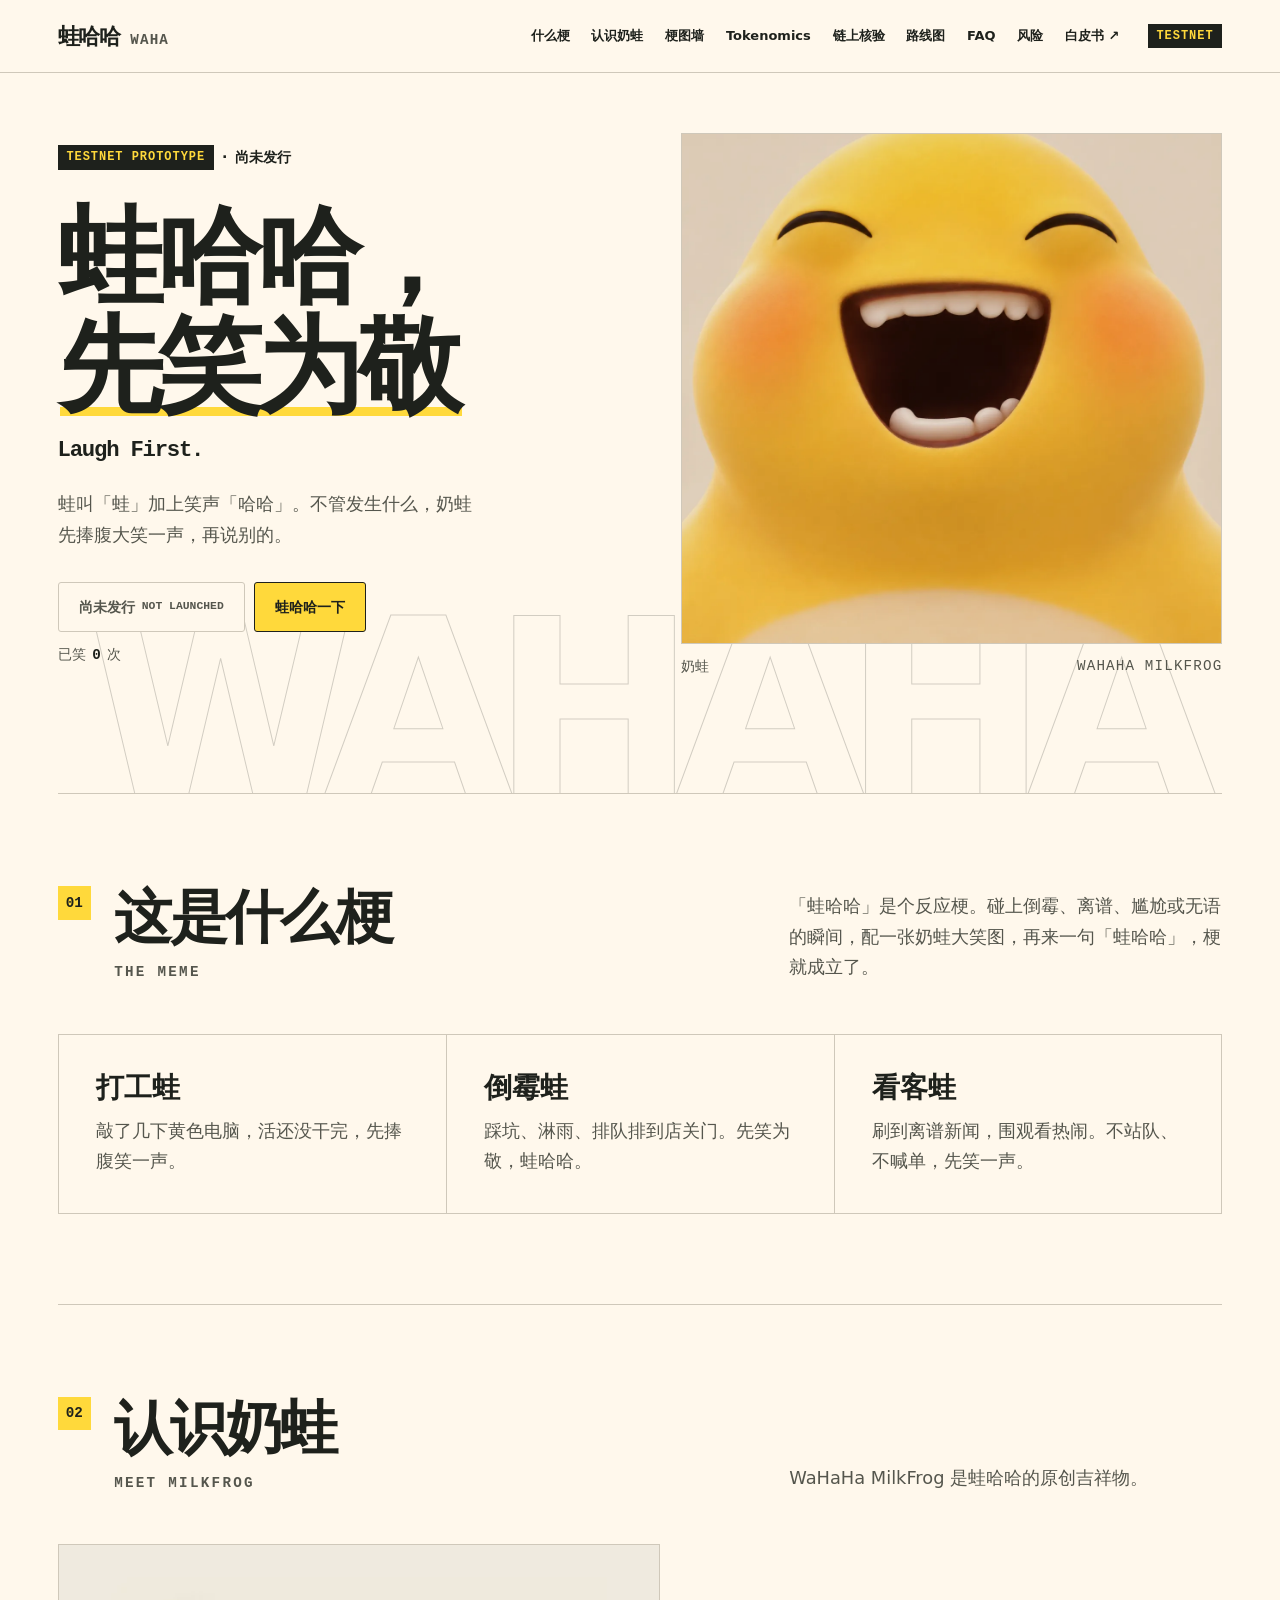
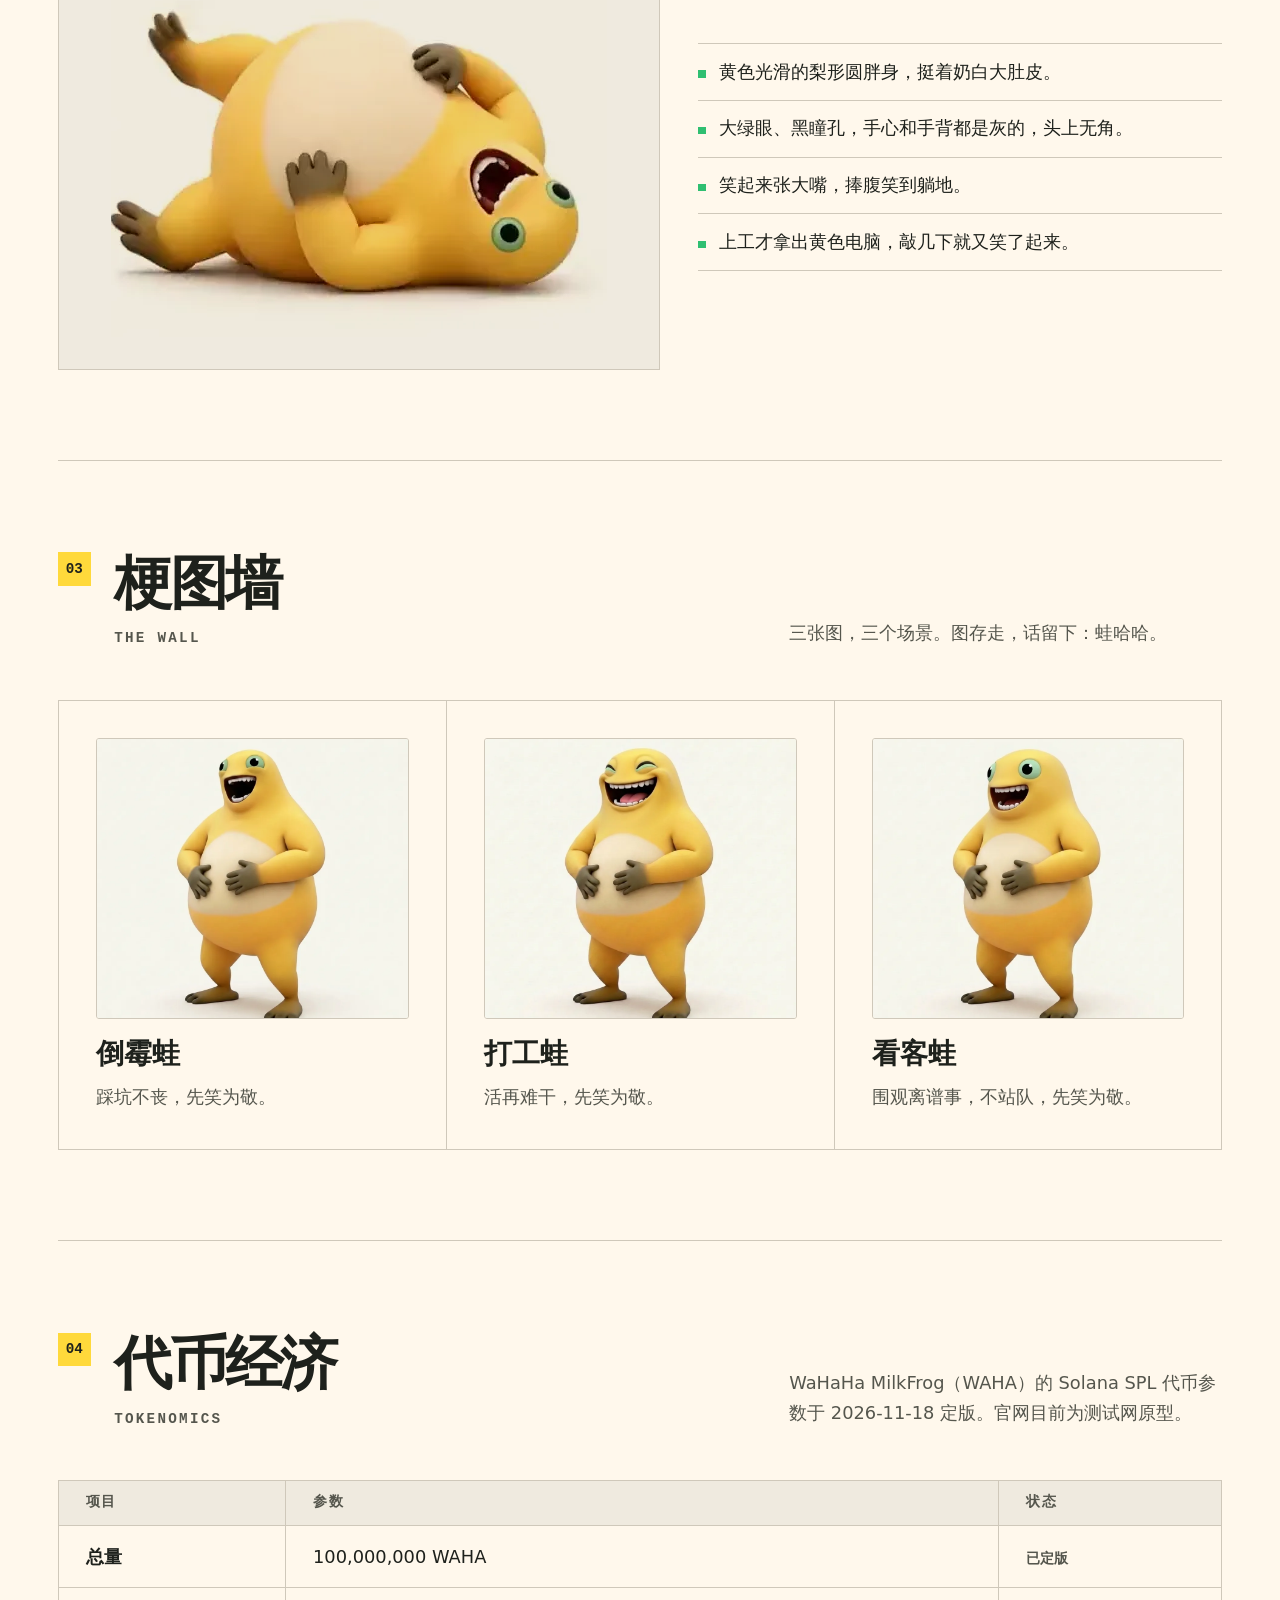
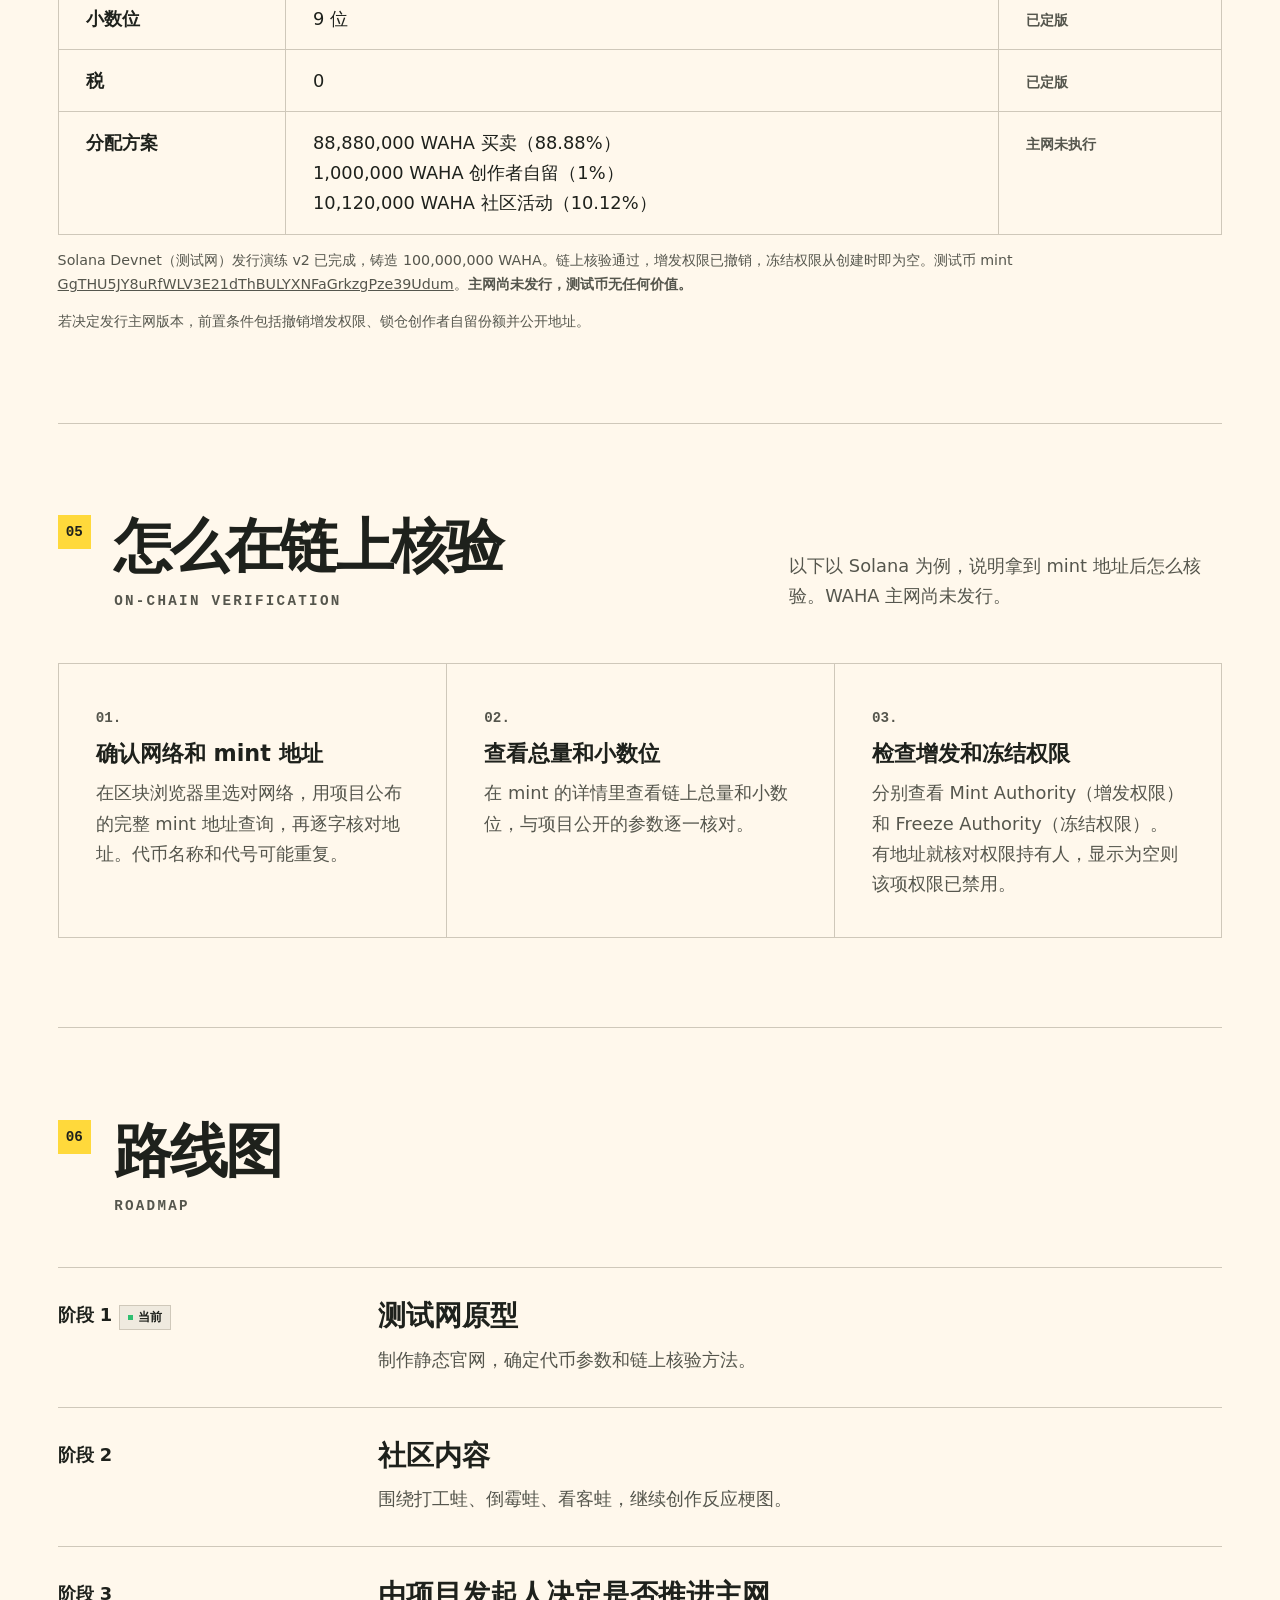
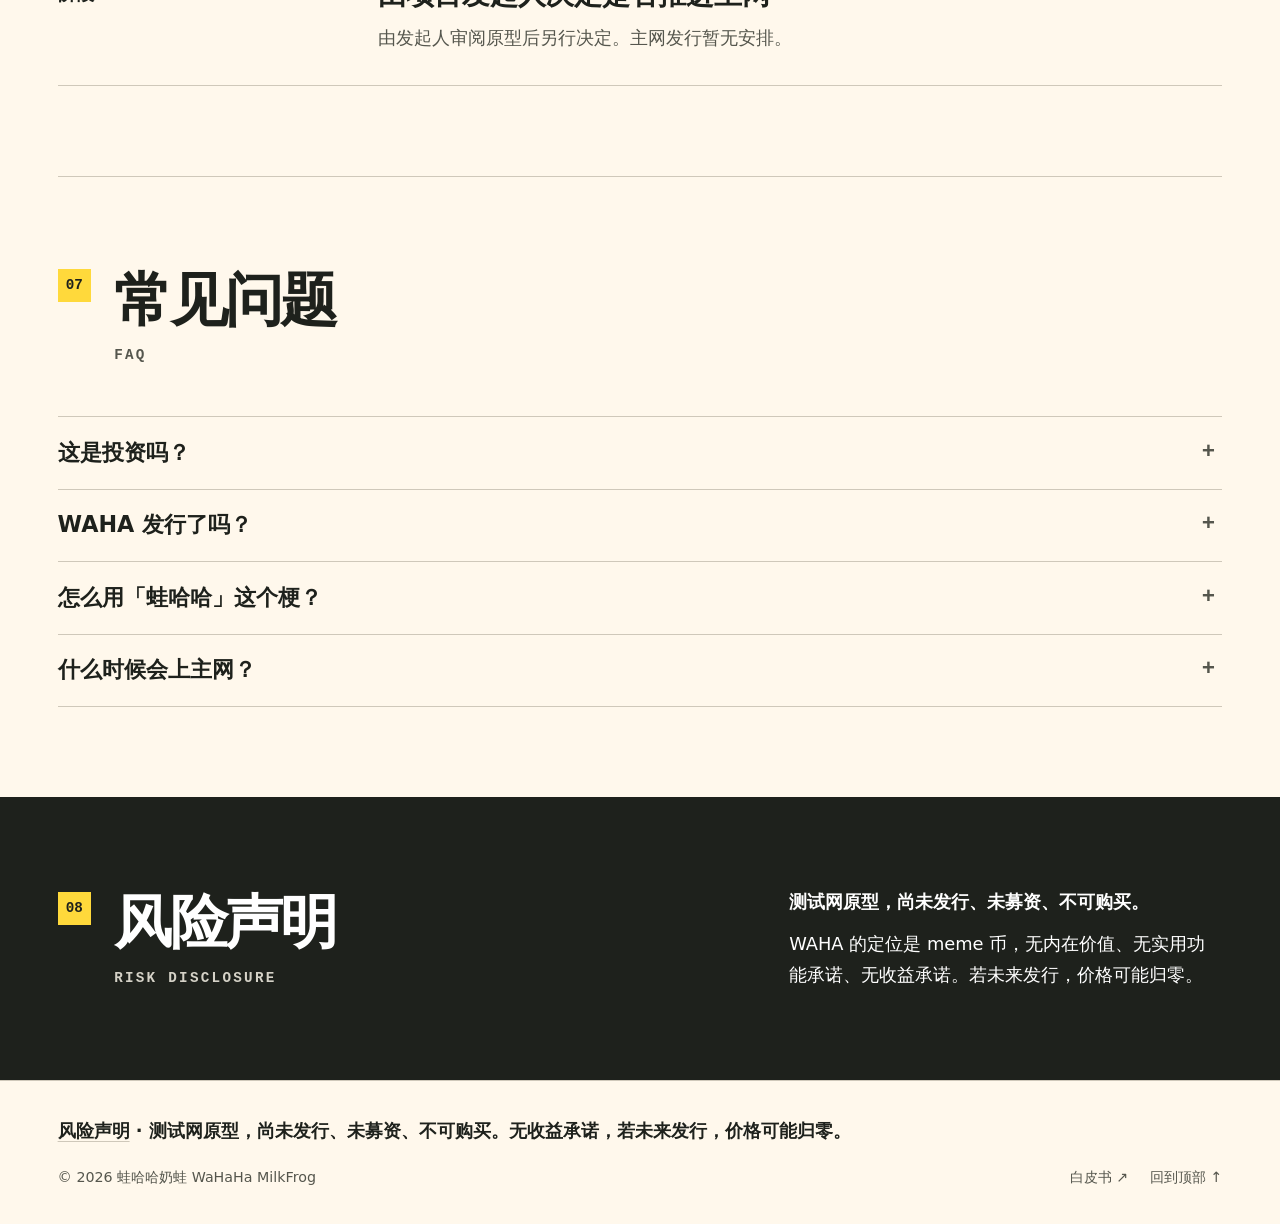
<file: index.html>
<!doctype html>
<html lang="zh-CN">
<head>
  <meta charset="utf-8">
  <meta name="viewport" content="width=device-width, initial-scale=1">
  <meta name="theme-color" content="#FFF8EC">
  <meta name="description" content="蛙哈哈奶蛙 WaHaHa MilkFrog，一个先笑为敬的反应梗。测试网原型，尚未发行、未募资、不可购买。">
  <title>蛙哈哈奶蛙 WaHaHa MilkFrog · 先笑为敬</title>
  <link rel="stylesheet" href="style.css">
  <script src="script.js" defer></script>
</head>
<body>
  <a class="skip-link" href="#hero">跳到正文</a>
  <header class="site-header" id="top">
    <div class="site-header-inner shell">
      <a class="wordmark link" href="#hero">蛙哈哈 <span lang="en">WAHA</span></a>
      <nav class="site-nav" aria-label="站内导航">
        <a class="link" href="#meme">什么梗</a>
        <a class="link" href="#milkfrog">认识奶蛙</a>
        <a class="link" href="#wall">梗图墙</a>
        <a class="link" href="#tokenomics" lang="en">Tokenomics</a>
        <a class="link" href="#verify">链上核验</a>
        <a class="link" href="#roadmap">路线图</a>
        <a class="link" href="#faq" lang="en">FAQ</a>
        <a class="link" href="#risk">风险</a>
        <a class="link nav-whitepaper" href="whitepaper.html">白皮书 <span aria-hidden="true">↗</span></a>
      </nav>
      <span class="badge badge-testnet" lang="en">TESTNET</span>
    </div>
  </header>

  <main>
    <section class="hero" id="hero" aria-labelledby="hero-title" tabindex="-1">
      <div class="hero-inner shell">
        <div class="hero-outline" aria-hidden="true">WAHAHA</div>
        <div class="hero-copy">
          <p class="hero-status"><span class="badge badge-testnet" lang="en">TESTNET PROTOTYPE</span> <span aria-hidden="true">·</span> 尚未发行</p>
          <h1 class="display-title" id="hero-title">蛙哈哈，<br><span>先笑为敬</span></h1>
          <p class="hero-english" lang="en">Laugh First.</p>
          <p class="hero-description">蛙叫「蛙」加上笑声「哈哈」。不管发生什么，奶蛙先捧腹大笑一声，再说别的。</p>
          <div class="hero-actions">
            <button class="button button-unlaunched" type="button" disabled>尚未发行 <span lang="en">NOT LAUNCHED</span></button>
            <button class="button button-laugh" type="button" id="laughBtn">蛙哈哈一下</button>
          </div>
          <p class="laugh-counter" role="status">已笑 <span id="laughCount">0</span> 次</p>
        </div>
        <figure class="hero-figure">
          <div class="hero-art">
            <img class="hero-image" id="heroImage" src="assets/hero-face.webp" alt="奶蛙面部特写：眯起眼睛，张大嘴狂笑" width="1254" height="1254" fetchpriority="high">
          </div>
          <figcaption>奶蛙 <span lang="en">WaHaHa MilkFrog</span></figcaption>
        </figure>
      </div>
    </section>

    <section class="section shell" id="meme" aria-labelledby="meme-title">
      <div class="section-header reveal">
        <div class="section-heading">
          <span class="section-number" aria-hidden="true">01</span>
          <h2 id="meme-title">这是什么梗 <span class="section-kicker" lang="en">The Meme</span></h2>
        </div>
        <p class="section-intro">「蛙哈哈」是个反应梗。碰上倒霉、离谱、尴尬或无语的瞬间，配一张奶蛙大笑图，再来一句「蛙哈哈」，梗就成立了。</p>
      </div>
      <div class="card-grid reveal">
        <article class="grid-card meme-card">
          <h3>打工蛙</h3>
          <p>敲了几下黄色电脑，活还没干完，先捧腹笑一声。</p>
        </article>
        <article class="grid-card meme-card">
          <h3>倒霉蛙</h3>
          <p>踩坑、淋雨、排队排到店关门。先笑为敬，蛙哈哈。</p>
        </article>
        <article class="grid-card meme-card">
          <h3>看客蛙</h3>
          <p>刷到离谱新闻，围观看热闹。不站队、不喊单，先笑一声。</p>
        </article>
      </div>
    </section>

    <section class="section shell" id="milkfrog" aria-labelledby="milkfrog-title">
      <div class="section-header reveal">
        <div class="section-heading">
          <span class="section-number" aria-hidden="true">02</span>
          <h2 id="milkfrog-title">认识奶蛙 <span class="section-kicker" lang="en">Meet MilkFrog</span></h2>
        </div>
        <p class="section-intro">WaHaHa MilkFrog 是蛙哈哈的原创吉祥物。</p>
      </div>
      <div class="mascot-layout reveal">
        <figure class="mascot-art">
          <img src="assets/milkfrog-lol.webp" alt="奶蛙仰躺在地上，张大嘴哈哈大笑" width="496" height="360" loading="lazy">
        </figure>
        <ul class="mascot-traits">
          <li>黄色光滑的梨形圆胖身，挺着奶白大肚皮。</li>
          <li>大绿眼、黑瞳孔，手心和手背都是灰的，头上无角。</li>
          <li>笑起来张大嘴，捧腹笑到躺地。</li>
          <li>上工才拿出黄色电脑，敲几下就又笑了起来。</li>
        </ul>
      </div>
    </section>

    <section class="section shell" id="wall" aria-labelledby="wall-title">
      <div class="section-header reveal">
        <div class="section-heading">
          <span class="section-number" aria-hidden="true">03</span>
          <h2 id="wall-title">梗图墙 <span class="section-kicker" lang="en">The Wall</span></h2>
        </div>
        <p class="section-intro">三张图，三个场景。图存走，话留下：蛙哈哈。</p>
      </div>
      <div class="card-grid reveal">
        <article class="grid-card">
          <img class="wall-image" src="assets/meme-belly.webp" alt="奶蛙捧着奶白肚皮仰头大笑" width="1024" height="1024" loading="lazy">
          <h3>倒霉蛙</h3>
          <p>踩坑不丧，先笑为敬。</p>
        </article>
        <article class="grid-card">
          <img class="wall-image" src="assets/meme-squint.webp" alt="奶蛙眯起眼睛张大嘴大笑特写" width="1024" height="1024" loading="lazy">
          <h3>打工蛙</h3>
          <p>活再难干，先笑为敬。</p>
        </article>
        <article class="grid-card">
          <img class="wall-image" src="assets/meme-side.webp" alt="奶蛙侧脸绿眼大笑" width="1024" height="1024" loading="lazy">
          <h3>看客蛙</h3>
          <p>围观离谱事，不站队，先笑为敬。</p>
        </article>
      </div>
    </section>

    <section class="section shell" id="tokenomics" aria-labelledby="tokenomics-title">
      <div class="section-header reveal">
        <div class="section-heading">
          <span class="section-number" aria-hidden="true">04</span>
          <h2 id="tokenomics-title">代币经济 <span class="section-kicker" lang="en">Tokenomics</span></h2>
        </div>
        <p class="section-intro">WaHaHa MilkFrog（WAHA）的 Solana SPL 代币参数于 2026-11-18 定版。官网目前为测试网原型。</p>
      </div>
      <div class="reveal">
        <div class="table-frame">
          <table class="data-table" aria-label="WAHA 代币参数">
            <thead>
              <tr><th scope="col">项目</th><th scope="col">参数</th><th scope="col">状态</th></tr>
            </thead>
            <tbody>
              <tr><th scope="row">总量</th><td>100,000,000 WAHA</td><td><span class="draft-status">已定版</span></td></tr>
              <tr><th scope="row">小数位</th><td>9 位</td><td><span class="draft-status">已定版</span></td></tr>
              <tr><th scope="row">税</th><td>0</td><td><span class="draft-status">已定版</span></td></tr>
              <tr>
                <th scope="row">分配方案</th>
                <td>88,880,000 WAHA 买卖（88.88%）<br>1,000,000 WAHA 创作者自留（1%）<br>10,120,000 WAHA 社区活动（10.12%）</td>
                <td><span class="draft-status">主网未执行</span></td>
              </tr>
            </tbody>
          </table>
        </div>
        <p class="section-note">Solana Devnet（测试网）发行演练 v2 已完成，铸造 100,000,000 WAHA。链上核验通过，增发权限已撤销，冻结权限从创建时即为空。测试币 mint <a class="devnet-mint" href="https://explorer.solana.com/address/GgTHU5JY8uRfWLV3E21dThBULYXNFaGrkzgPze39Udum?cluster=devnet" target="_blank" rel="noopener noreferrer">GgTHU5JY8uRfWLV3E21dThBULYXNFaGrkzgPze39Udum</a>。<strong>主网尚未发行，测试币无任何价值。</strong></p>
        <p class="section-note">若决定发行主网版本，前置条件包括撤销增发权限、锁仓创作者自留份额并公开地址。</p>
      </div>
    </section>

    <section class="section shell" id="verify" aria-labelledby="verify-title">
      <div class="section-header reveal">
        <div class="section-heading">
          <span class="section-number" aria-hidden="true">05</span>
          <h2 id="verify-title">怎么在链上核验 <span class="section-kicker" lang="en">On-chain Verification</span></h2>
        </div>
        <p class="section-intro">以下以 Solana 为例，说明拿到 mint 地址后怎么核验。WAHA 主网尚未发行。</p>
      </div>
      <ol class="card-grid verification-steps reveal">
        <li class="grid-card step-card">
          <h3>确认网络和 mint 地址</h3>
          <p>在区块浏览器里选对网络，用项目公布的完整 mint 地址查询，再逐字核对地址。代币名称和代号可能重复。</p>
        </li>
        <li class="grid-card step-card">
          <h3>查看总量和小数位</h3>
          <p>在 mint 的详情里查看链上总量和小数位，与项目公开的参数逐一核对。</p>
        </li>
        <li class="grid-card step-card">
          <h3>检查增发和冻结权限</h3>
          <p>分别查看 Mint Authority（增发权限）和 Freeze Authority（冻结权限）。有地址就核对权限持有人，显示为空则该项权限已禁用。</p>
        </li>
      </ol>
    </section>

    <section class="section shell" id="roadmap" aria-labelledby="roadmap-title">
      <div class="section-header reveal">
        <div class="section-heading">
          <span class="section-number" aria-hidden="true">06</span>
          <h2 id="roadmap-title">路线图 <span class="section-kicker" lang="en">Roadmap</span></h2>
        </div>
      </div>
      <ol class="roadmap-list reveal">
        <li class="roadmap-stage">
          <div class="stage-label">阶段 1 <span class="badge current-badge">当前</span></div>
          <div><h3>测试网原型</h3><p>制作静态官网，确定代币参数和链上核验方法。</p></div>
        </li>
        <li class="roadmap-stage">
          <div class="stage-label">阶段 2</div>
          <div><h3>社区内容</h3><p>围绕打工蛙、倒霉蛙、看客蛙，继续创作反应梗图。</p></div>
        </li>
        <li class="roadmap-stage">
          <div class="stage-label">阶段 3</div>
          <div><h3>由项目发起人决定是否推进主网</h3><p>由发起人审阅原型后另行决定。主网发行暂无安排。</p></div>
        </li>
      </ol>
    </section>

    <section class="section shell" id="faq" aria-labelledby="faq-title">
      <div class="section-header reveal">
        <div class="section-heading">
          <span class="section-number" aria-hidden="true">07</span>
          <h2 id="faq-title">常见问题 <span class="section-kicker" lang="en">FAQ</span></h2>
        </div>
      </div>
      <div class="faq-list reveal">
        <details class="faq-item">
          <summary>这是投资吗？</summary>
          <p>不是，这是 meme 原型，没有收益承诺。</p>
        </details>
        <details class="faq-item">
          <summary>WAHA 发行了吗？</summary>
          <p>尚未发行。当前是测试网原型，未募资、不可购买。</p>
        </details>
        <details class="faq-item">
          <summary>怎么用「蛙哈哈」这个梗？</summary>
          <p>遇到离谱、倒霉或尴尬的瞬间，配一张奶蛙捧腹大笑图，加一句「蛙哈哈」。</p>
        </details>
        <details class="faq-item">
          <summary>什么时候会上主网？</summary>
          <p>暂无时间表。是否发行主网版本，由项目发起人审阅原型后另行决定。</p>
        </details>
      </div>
    </section>

    <section class="section risk-section" id="risk" aria-labelledby="risk-title">
      <div class="risk-inner shell reveal">
        <div class="section-heading">
          <span class="section-number" aria-hidden="true">08</span>
          <h2 id="risk-title">风险声明 <span class="section-kicker" lang="en">Risk Disclosure</span></h2>
        </div>
        <div class="risk-copy">
          <p><strong>测试网原型，尚未发行、未募资、不可购买。</strong></p>
          <p>WAHA 的定位是 meme 币，无内在价值、无实用功能承诺、无收益承诺。若未来发行，价格可能归零。</p>
        </div>
      </div>
    </section>
  </main>

  <footer class="site-footer" id="footer">
    <div class="site-footer-inner shell">
      <p class="footer-risk"><a class="link" href="#risk">风险声明</a> · 测试网原型，尚未发行、未募资、不可购买。无收益承诺，若未来发行，价格可能归零。</p>
      <div class="footer-meta">
        <p>© <span id="year"></span> 蛙哈哈奶蛙 <span lang="en">WaHaHa MilkFrog</span></p>
        <nav class="footer-nav" aria-label="页脚导航">
          <a class="link" href="whitepaper.html">白皮书 <span aria-hidden="true">↗</span></a>
          <a class="link" href="#hero">回到顶部 ↑</a>
        </nav>
      </div>
    </div>
  </footer>
</body>
</html>
</file>
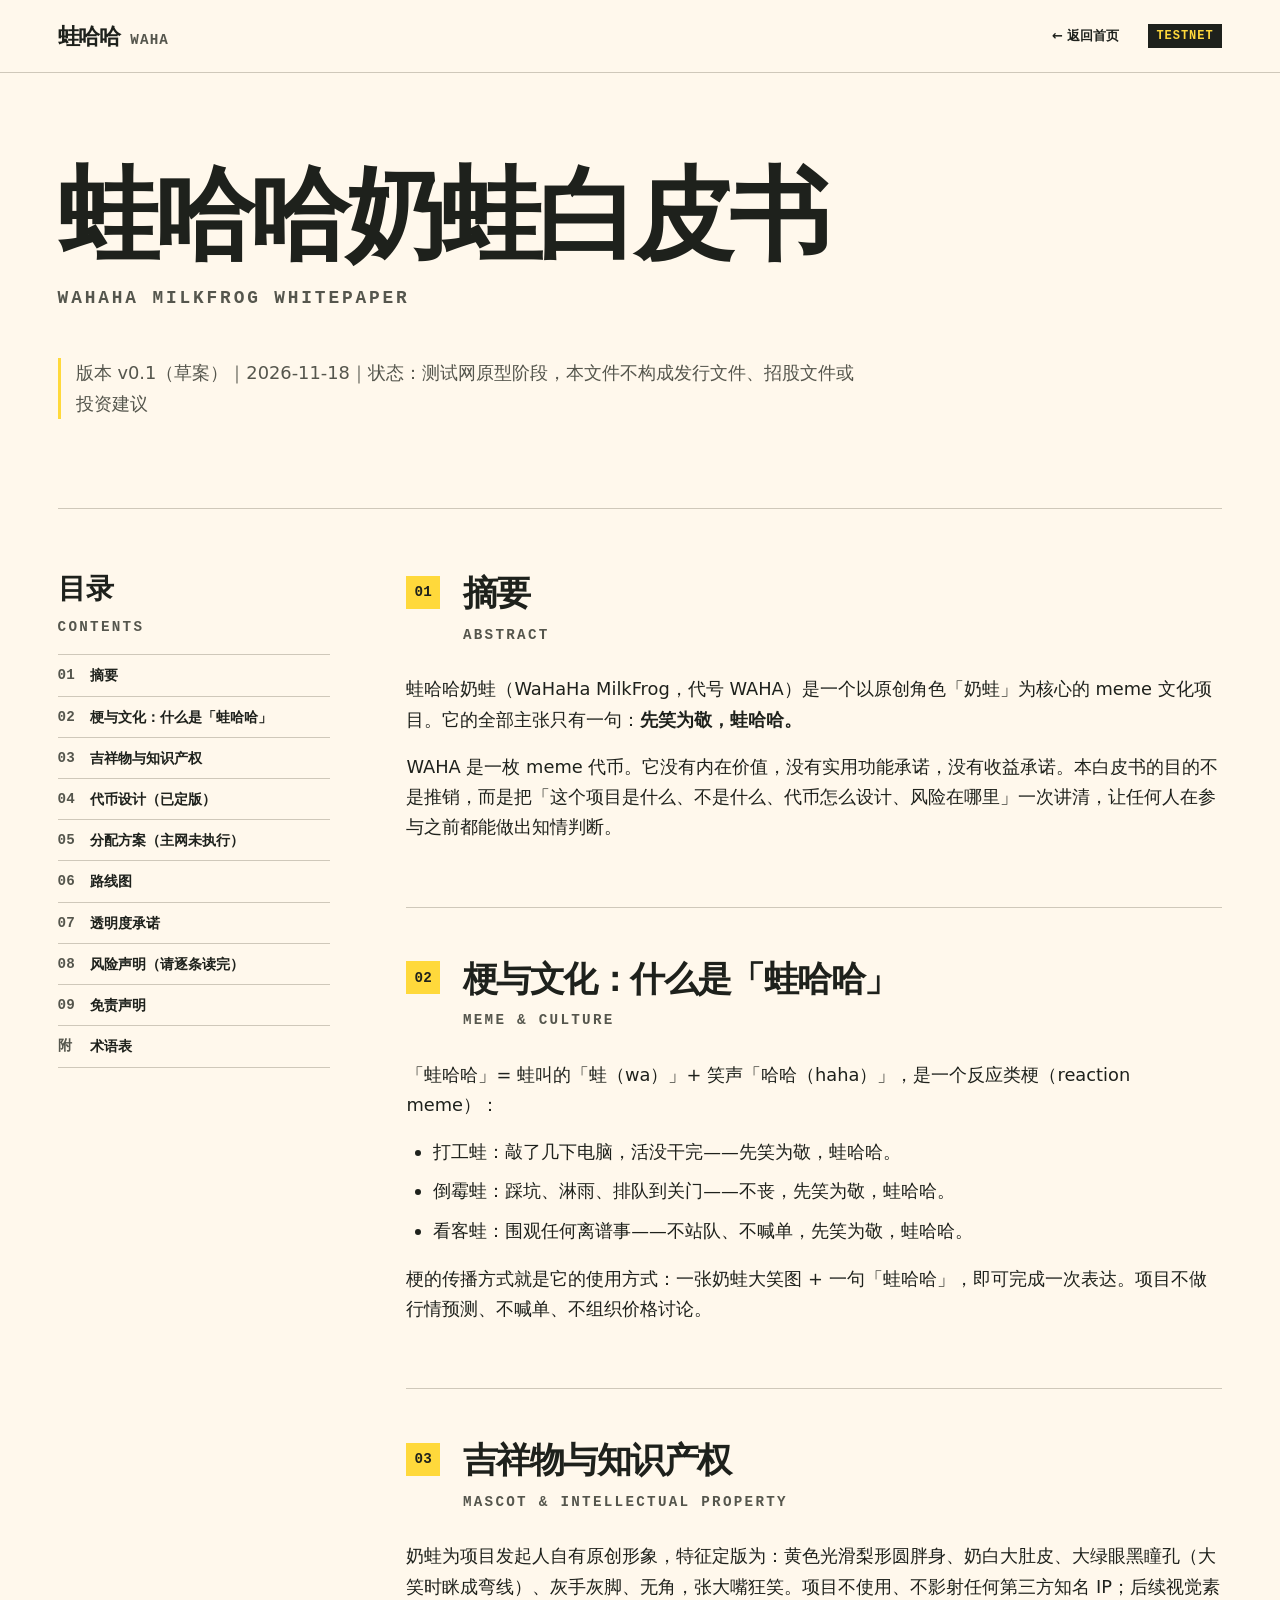
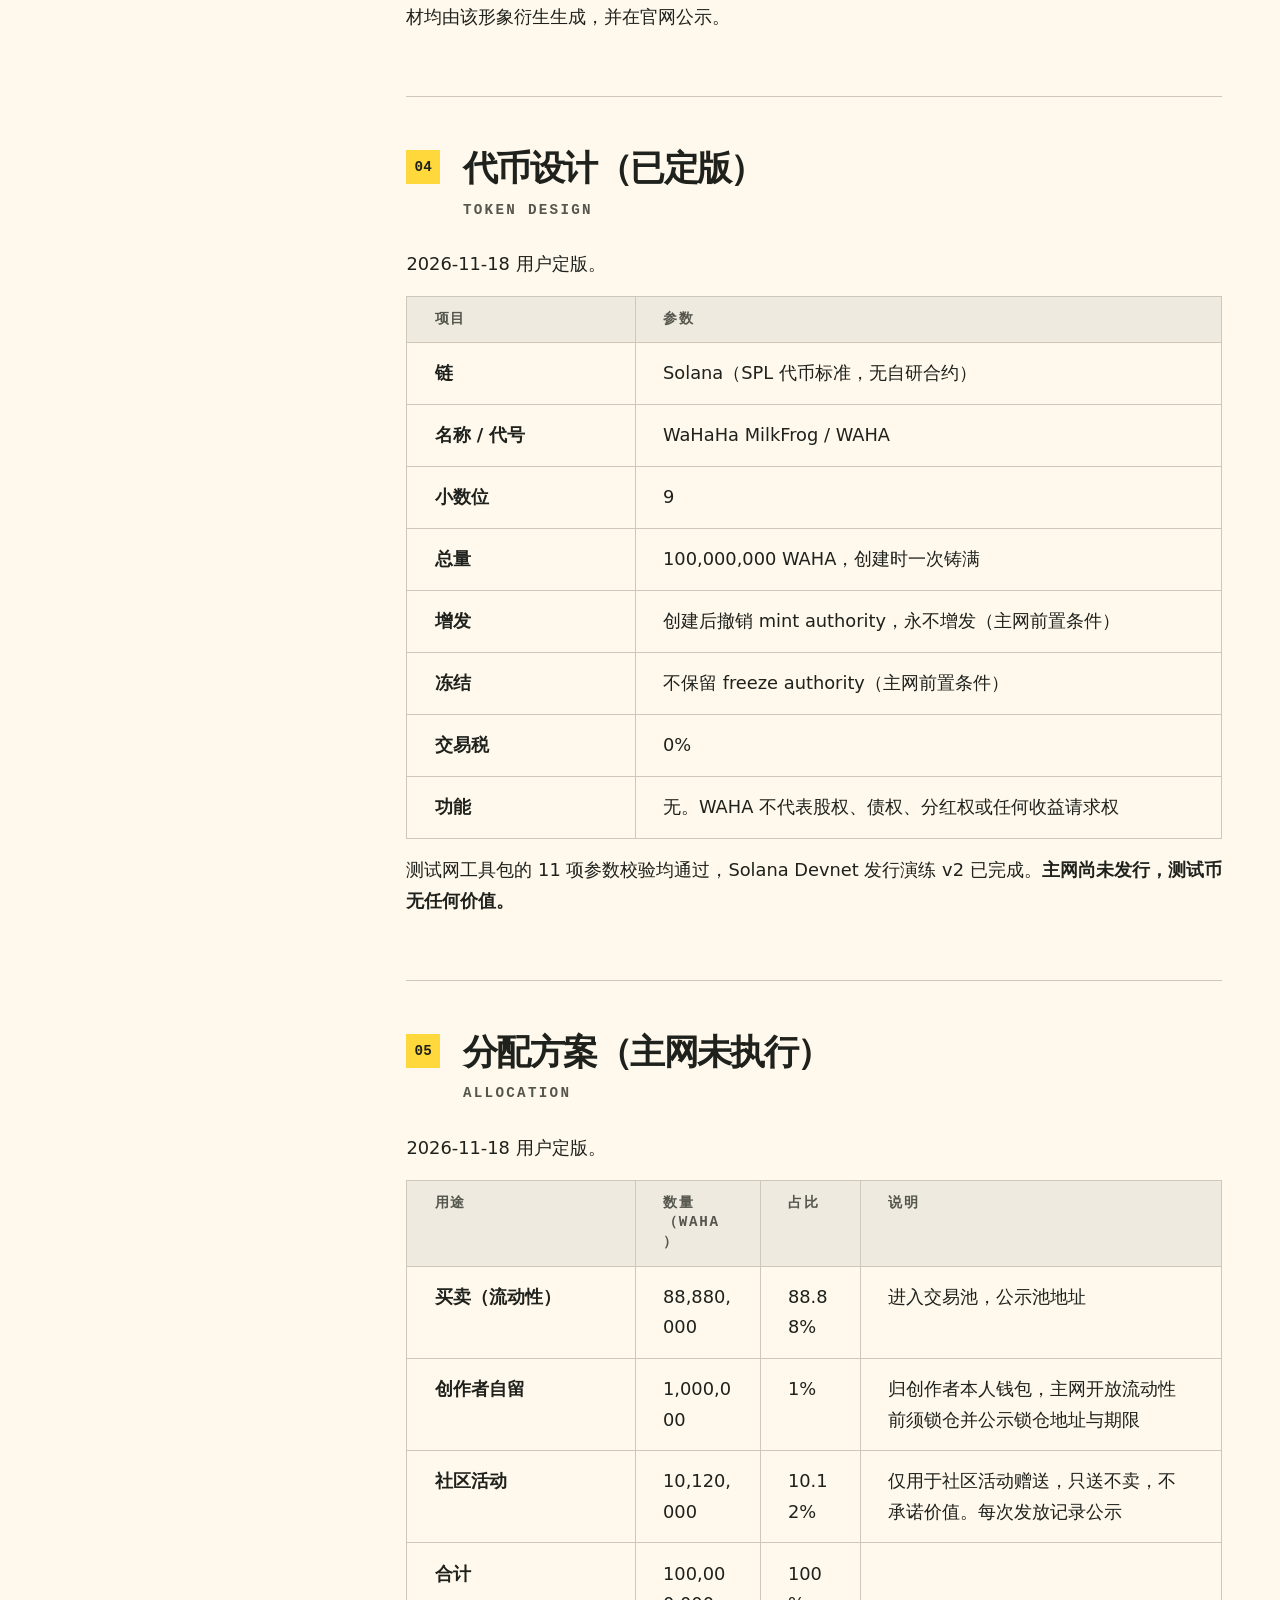
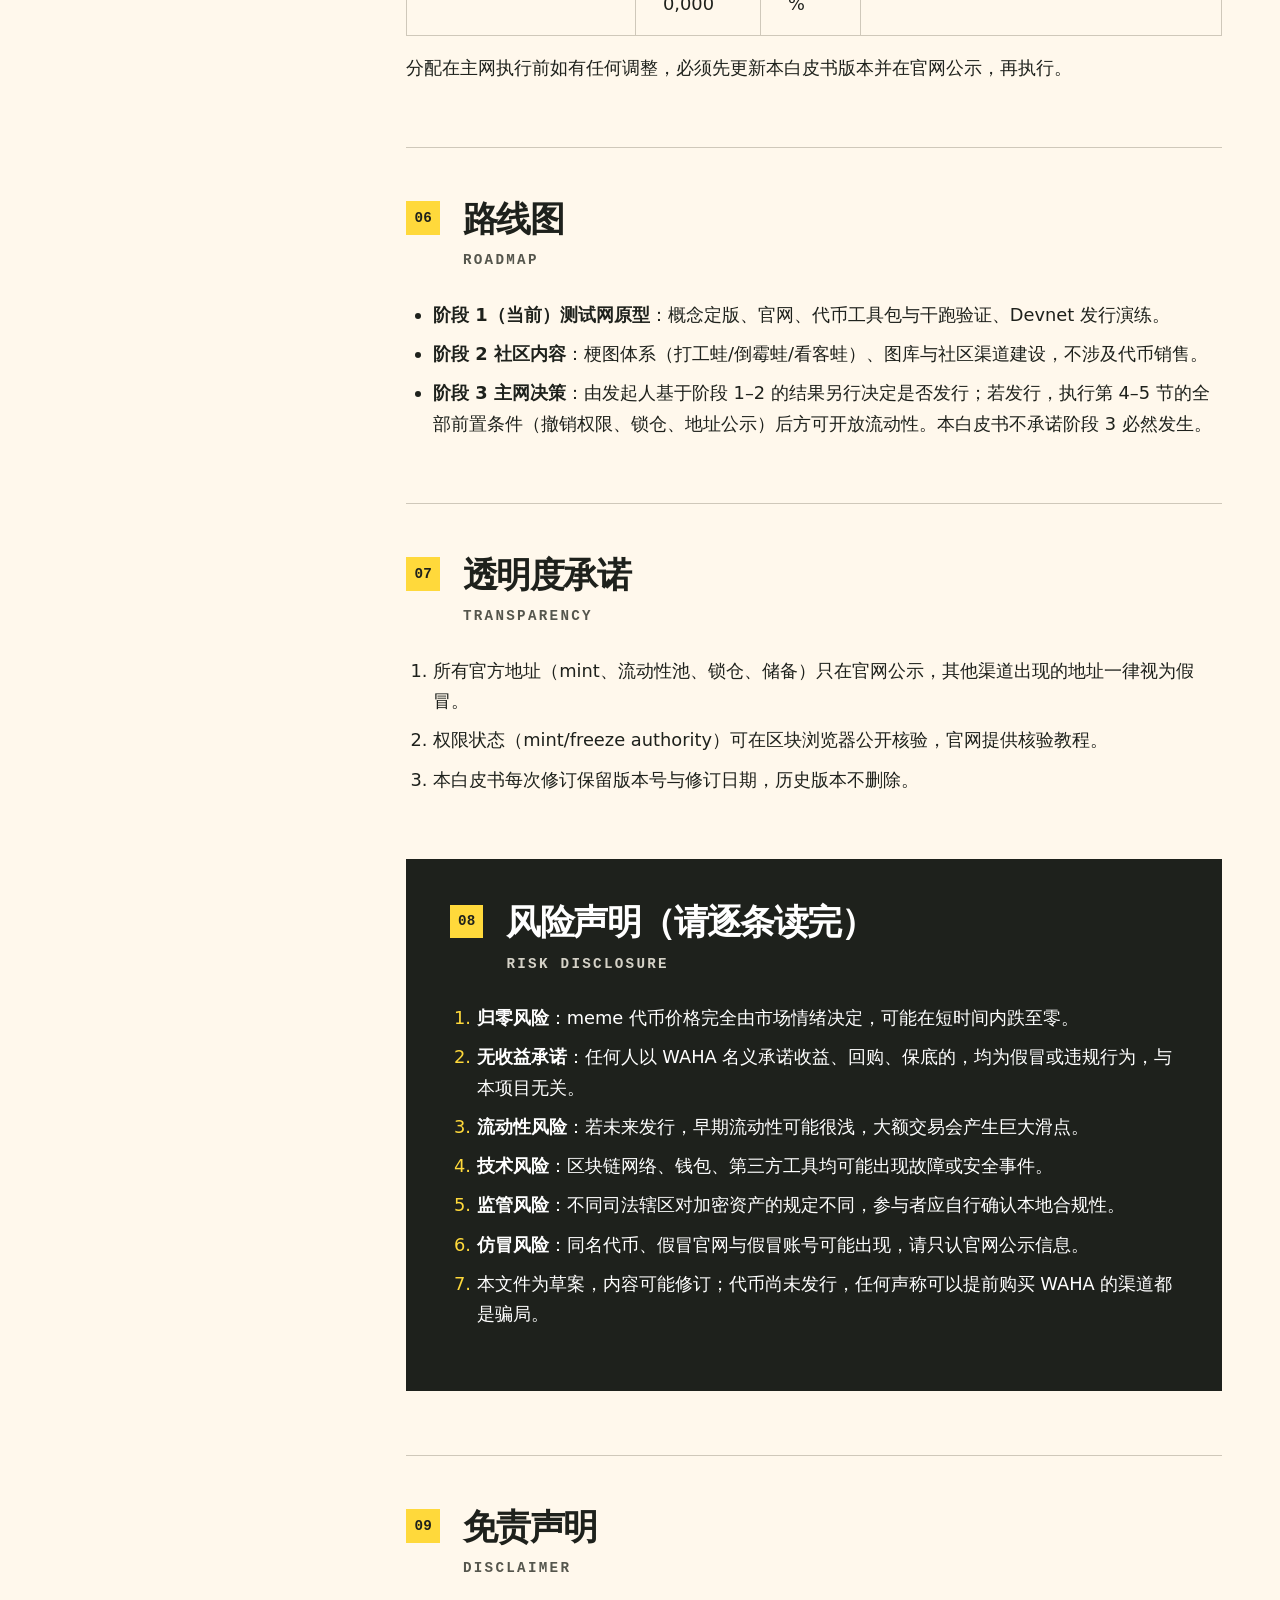
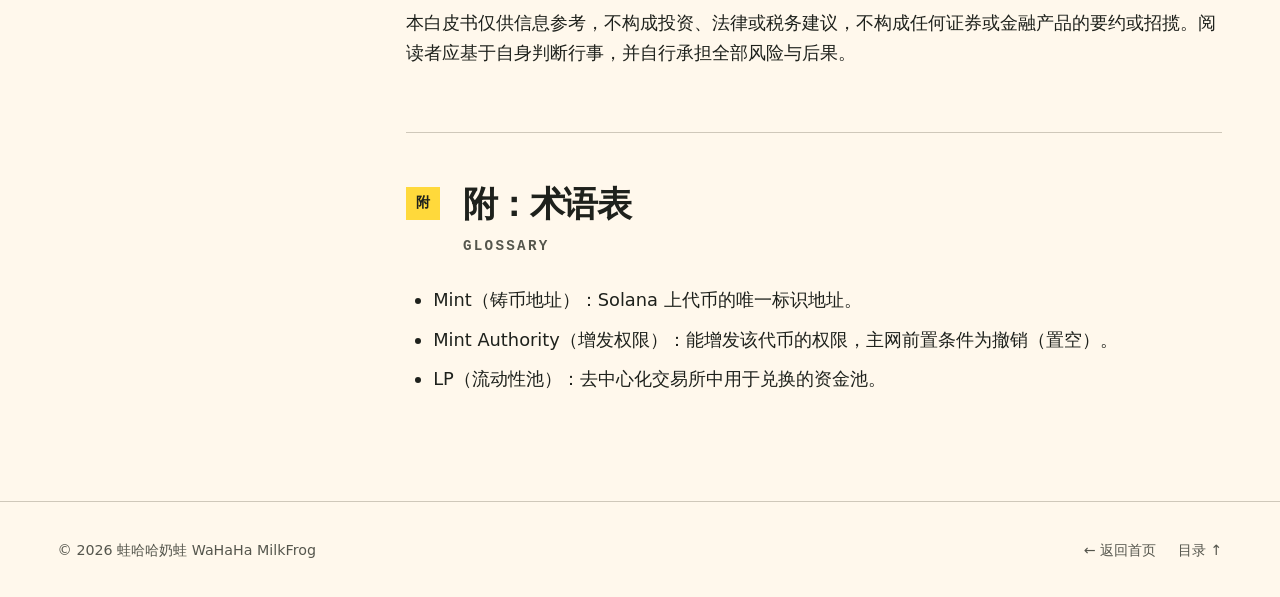
<file: whitepaper.html>
<!doctype html>
<html lang="zh-CN">
<head>
  <meta charset="utf-8">
  <meta name="viewport" content="width=device-width, initial-scale=1">
  <meta name="theme-color" content="#FFF8EC">
  <meta name="description" content="蛙哈哈奶蛙白皮书 v0.1（草案）。测试网原型阶段，本文件不构成发行文件、招股文件或投资建议。">
  <title>蛙哈哈奶蛙白皮书 · WaHaHa MilkFrog Whitepaper</title>
  <link rel="stylesheet" href="style.css">
  <script src="script.js" defer></script>
</head>
<body class="wp">
  <a class="skip-link" href="#whitepaper">跳到正文</a>
  <header class="site-header" id="top">
    <div class="site-header-inner shell">
      <a class="wordmark link" href="index.html">蛙哈哈 <span lang="en">WAHA</span></a>
      <nav class="site-nav" aria-label="站内导航">
        <a class="link" href="index.html">← 返回首页</a>
      </nav>
      <span class="badge badge-testnet" lang="en">TESTNET</span>
    </div>
  </header>

  <main class="shell" id="whitepaper" tabindex="-1">
    <div class="wp-cover">
      <h1 class="display-title">蛙哈哈奶蛙白皮书</h1>
      <p class="section-kicker" lang="en">WaHaHa MilkFrog Whitepaper</p>
      <p class="wp-version">版本 v0.1（草案）｜<time datetime="2026-11-18">2026-11-18</time>｜状态：测试网原型阶段，本文件不构成发行文件、招股文件或投资建议</p>
    </div>

    <div class="wp-layout">
      <nav class="wp-toc" aria-labelledby="contents-title">
        <h2 id="contents-title">目录 <span class="section-kicker" lang="en">Contents</span></h2>
        <ol>
          <li><a href="#abstract"><span aria-hidden="true">01</span> 摘要</a></li>
          <li><a href="#culture"><span aria-hidden="true">02</span> 梗与文化：什么是「蛙哈哈」</a></li>
          <li><a href="#mascot-ip"><span aria-hidden="true">03</span> 吉祥物与知识产权</a></li>
          <li><a href="#token-design"><span aria-hidden="true">04</span> 代币设计（已定版）</a></li>
          <li><a href="#allocation"><span aria-hidden="true">05</span> 分配方案（主网未执行）</a></li>
          <li><a href="#roadmap"><span aria-hidden="true">06</span> 路线图</a></li>
          <li><a href="#transparency"><span aria-hidden="true">07</span> 透明度承诺</a></li>
          <li><a href="#risk"><span aria-hidden="true">08</span> 风险声明（请逐条读完）</a></li>
          <li><a href="#disclaimer"><span aria-hidden="true">09</span> 免责声明</a></li>
          <li><a href="#glossary"><span aria-hidden="true">附</span> 术语表</a></li>
        </ol>
      </nav>

      <article class="wp-article">
        <section class="wp-section" id="abstract" aria-labelledby="abstract-title">
          <div class="section-heading">
            <span class="section-number" aria-hidden="true">01</span>
            <h2 id="abstract-title">摘要 <span class="section-kicker" lang="en">Abstract</span></h2>
          </div>
          <p>蛙哈哈奶蛙（WaHaHa MilkFrog，代号 WAHA）是一个以原创角色「奶蛙」为核心的 meme 文化项目。它的全部主张只有一句：<strong>先笑为敬，蛙哈哈。</strong></p>
          <p>WAHA 是一枚 meme 代币。它没有内在价值，没有实用功能承诺，没有收益承诺。本白皮书的目的不是推销，而是把「这个项目是什么、不是什么、代币怎么设计、风险在哪里」一次讲清，让任何人在参与之前都能做出知情判断。</p>
        </section>

        <section class="wp-section" id="culture" aria-labelledby="culture-title">
          <div class="section-heading">
            <span class="section-number" aria-hidden="true">02</span>
            <h2 id="culture-title">梗与文化：什么是「蛙哈哈」 <span class="section-kicker" lang="en">Meme &amp; Culture</span></h2>
          </div>
          <p>「蛙哈哈」= 蛙叫的「蛙（wa）」+ 笑声「哈哈（haha）」，是一个反应类梗（reaction meme）：</p>
          <ul>
            <li>打工蛙：敲了几下电脑，活没干完——先笑为敬，蛙哈哈。</li>
            <li>倒霉蛙：踩坑、淋雨、排队到关门——不丧，先笑为敬，蛙哈哈。</li>
            <li>看客蛙：围观任何离谱事——不站队、不喊单，先笑为敬，蛙哈哈。</li>
          </ul>
          <p>梗的传播方式就是它的使用方式：一张奶蛙大笑图 + 一句「蛙哈哈」，即可完成一次表达。项目不做行情预测、不喊单、不组织价格讨论。</p>
        </section>

        <section class="wp-section" id="mascot-ip" aria-labelledby="mascot-ip-title">
          <div class="section-heading">
            <span class="section-number" aria-hidden="true">03</span>
            <h2 id="mascot-ip-title">吉祥物与知识产权 <span class="section-kicker" lang="en">Mascot &amp; Intellectual Property</span></h2>
          </div>
          <p>奶蛙为项目发起人自有原创形象，特征定版为：黄色光滑梨形圆胖身、奶白大肚皮、大绿眼黑瞳孔（大笑时眯成弯线）、灰手灰脚、无角，张大嘴狂笑。项目不使用、不影射任何第三方知名 IP；后续视觉素材均由该形象衍生生成，并在官网公示。</p>
        </section>

        <section class="wp-section" id="token-design" aria-labelledby="token-design-title">
          <div class="section-heading">
            <span class="section-number" aria-hidden="true">04</span>
            <h2 id="token-design-title">代币设计（已定版） <span class="section-kicker" lang="en">Token Design</span></h2>
          </div>
          <p>2026-11-18 用户定版。</p>
          <div class="table-frame">
            <table class="data-table" aria-labelledby="token-design-title">
              <thead>
                <tr><th scope="col">项目</th><th scope="col">参数</th></tr>
              </thead>
              <tbody>
                <tr><th scope="row">链</th><td>Solana（SPL 代币标准，无自研合约）</td></tr>
                <tr><th scope="row">名称 / 代号</th><td>WaHaHa MilkFrog / WAHA</td></tr>
                <tr><th scope="row">小数位</th><td>9</td></tr>
                <tr><th scope="row">总量</th><td>100,000,000 WAHA，创建时一次铸满</td></tr>
                <tr><th scope="row">增发</th><td>创建后撤销 mint authority，永不增发（主网前置条件）</td></tr>
                <tr><th scope="row">冻结</th><td>不保留 freeze authority（主网前置条件）</td></tr>
                <tr><th scope="row">交易税</th><td>0%</td></tr>
                <tr><th scope="row">功能</th><td>无。WAHA 不代表股权、债权、分红权或任何收益请求权</td></tr>
              </tbody>
            </table>
          </div>
          <p>测试网工具包的 11 项参数校验均通过，Solana Devnet 发行演练 v2 已完成。<strong>主网尚未发行，测试币无任何价值。</strong></p>
        </section>

        <section class="wp-section" id="allocation" aria-labelledby="allocation-title">
          <div class="section-heading">
            <span class="section-number" aria-hidden="true">05</span>
            <h2 id="allocation-title">分配方案（主网未执行） <span class="section-kicker" lang="en">Allocation</span></h2>
          </div>
          <p>2026-11-18 用户定版。</p>
          <div class="table-frame">
            <table class="data-table" aria-labelledby="allocation-title">
              <thead>
                <tr><th scope="col">用途</th><th scope="col">数量（WAHA）</th><th scope="col">占比</th><th scope="col">说明</th></tr>
              </thead>
              <tbody>
                <tr><th scope="row">买卖（流动性）</th><td>88,880,000</td><td>88.88%</td><td>进入交易池，公示池地址</td></tr>
                <tr><th scope="row">创作者自留</th><td>1,000,000</td><td>1%</td><td>归创作者本人钱包，主网开放流动性前须锁仓并公示锁仓地址与期限</td></tr>
                <tr><th scope="row">社区活动</th><td>10,120,000</td><td>10.12%</td><td>仅用于社区活动赠送，只送不卖，不承诺价值。每次发放记录公示</td></tr>
                <tr><th scope="row">合计</th><td>100,000,000</td><td>100%</td><td></td></tr>
              </tbody>
            </table>
          </div>
          <p>分配在主网执行前如有任何调整，必须先更新本白皮书版本并在官网公示，再执行。</p>
        </section>

        <section class="wp-section" id="roadmap" aria-labelledby="roadmap-title">
          <div class="section-heading">
            <span class="section-number" aria-hidden="true">06</span>
            <h2 id="roadmap-title">路线图 <span class="section-kicker" lang="en">Roadmap</span></h2>
          </div>
          <ul>
            <li><strong>阶段 1（当前）测试网原型</strong>：概念定版、官网、代币工具包与干跑验证、Devnet 发行演练。</li>
            <li><strong>阶段 2 社区内容</strong>：梗图体系（打工蛙/倒霉蛙/看客蛙）、图库与社区渠道建设，不涉及代币销售。</li>
            <li><strong>阶段 3 主网决策</strong>：由发起人基于阶段 1–2 的结果另行决定是否发行；若发行，执行第 4–5 节的全部前置条件（撤销权限、锁仓、地址公示）后方可开放流动性。本白皮书不承诺阶段 3 必然发生。</li>
          </ul>
        </section>

        <section class="wp-section" id="transparency" aria-labelledby="transparency-title">
          <div class="section-heading">
            <span class="section-number" aria-hidden="true">07</span>
            <h2 id="transparency-title">透明度承诺 <span class="section-kicker" lang="en">Transparency</span></h2>
          </div>
          <ol>
            <li>所有官方地址（mint、流动性池、锁仓、储备）只在官网公示，其他渠道出现的地址一律视为假冒。</li>
            <li>权限状态（mint/freeze authority）可在区块浏览器公开核验，官网提供核验教程。</li>
            <li>本白皮书每次修订保留版本号与修订日期，历史版本不删除。</li>
          </ol>
        </section>

        <section class="wp-section risk-section wp-risk" id="risk" aria-labelledby="risk-title">
          <div class="section-heading">
            <span class="section-number" aria-hidden="true">08</span>
            <h2 id="risk-title">风险声明（请逐条读完） <span class="section-kicker" lang="en">Risk Disclosure</span></h2>
          </div>
          <ol>
            <li><strong>归零风险</strong>：meme 代币价格完全由市场情绪决定，可能在短时间内跌至零。</li>
            <li><strong>无收益承诺</strong>：任何人以 WAHA 名义承诺收益、回购、保底的，均为假冒或违规行为，与本项目无关。</li>
            <li><strong>流动性风险</strong>：若未来发行，早期流动性可能很浅，大额交易会产生巨大滑点。</li>
            <li><strong>技术风险</strong>：区块链网络、钱包、第三方工具均可能出现故障或安全事件。</li>
            <li><strong>监管风险</strong>：不同司法辖区对加密资产的规定不同，参与者应自行确认本地合规性。</li>
            <li><strong>仿冒风险</strong>：同名代币、假冒官网与假冒账号可能出现，请只认官网公示信息。</li>
            <li>本文件为草案，内容可能修订；代币尚未发行，任何声称可以提前购买 WAHA 的渠道都是骗局。</li>
          </ol>
        </section>

        <section class="wp-section" id="disclaimer" aria-labelledby="disclaimer-title">
          <div class="section-heading">
            <span class="section-number" aria-hidden="true">09</span>
            <h2 id="disclaimer-title">免责声明 <span class="section-kicker" lang="en">Disclaimer</span></h2>
          </div>
          <p>本白皮书仅供信息参考，不构成投资、法律或税务建议，不构成任何证券或金融产品的要约或招揽。阅读者应基于自身判断行事，并自行承担全部风险与后果。</p>
        </section>

        <section class="wp-section" id="glossary" aria-labelledby="glossary-title">
          <div class="section-heading">
            <span class="section-number" aria-hidden="true">附</span>
            <h2 id="glossary-title">附：术语表 <span class="section-kicker" lang="en">Glossary</span></h2>
          </div>
          <ul>
            <li>Mint（铸币地址）：Solana 上代币的唯一标识地址。</li>
            <li>Mint Authority（增发权限）：能增发该代币的权限，主网前置条件为撤销（置空）。</li>
            <li>LP（流动性池）：去中心化交易所中用于兑换的资金池。</li>
          </ul>
        </section>
      </article>
    </div>
  </main>

  <footer class="site-footer">
    <div class="site-footer-inner shell">
      <div class="footer-meta">
        <p>© <span id="year"></span> 蛙哈哈奶蛙 <span lang="en">WaHaHa MilkFrog</span></p>
        <nav class="footer-nav" aria-label="页脚导航">
          <a class="link" href="index.html">← 返回首页</a>
          <a class="link" href="#contents-title">目录 ↑</a>
        </nav>
      </div>
    </div>
  </footer>
</body>
</html>
</file>
<file: style.css>
:root {
  color-scheme: light;
  --cream: #FFF8EC;
  --ink: #1E211C;
  --yellow: #FFD93B;
  --green: #2FBF71;
  --muted: #55564D;
  --line: #CFC8BA;
  --plate: #EFEADF;
  --white: #FFFFFF;
  --sans: "Noto Sans", "PingFang SC", "Noto Sans CJK SC", "Microsoft YaHei", system-ui, sans-serif;
  --mono: "IBM Plex Mono", "Noto Sans Mono", ui-monospace, monospace;
  --display: "Noto Sans Display Black", "Arial Black", var(--sans);
  --text: clamp(0.9375rem, 0.89rem + 0.28vw, 1.125rem);
  --type-label: calc(var(--text) / 1.25);
  --type-1: calc(var(--text) * 1.25);
  --type-2: calc(var(--type-1) * 1.25);
  --type-3: calc(var(--type-2) * 1.25);
  --type-4: calc(var(--type-3) * 1.25);
  --type-5: calc(var(--type-4) * 1.25);
  --type-6: calc(var(--type-5) * 1.25);
  --type-7: calc(var(--type-6) * 1.25);
  --type-8: calc(var(--type-7) * 1.25);
  --gutter: clamp(1rem, 4.5vw, 5rem);
  --gap: clamp(1.25rem, 3vw, 3rem);
  --section-space: clamp(3.5rem, 7vw, 7rem);
  --header-clearance: 5.5rem;
  --ease: cubic-bezier(0.22, 1, 0.36, 1);
  font-family: var(--sans);
}

*, *::before, *::after { box-sizing: border-box; }

html {
  scroll-behavior: smooth;
  scroll-padding-top: var(--header-clearance);
}

body {
  margin: 0;
  background: var(--cream);
  color: var(--ink);
  font-size: var(--text);
  line-height: 1.7;
}

h1, h2, h3, p, figure { margin: 0; }
h1, h2, h3 { font-weight: 900; line-height: 1.15; }
h3 { font-size: var(--type-2); }
a { color: inherit; }
button { font: inherit; }
img { display: block; max-width: 100%; height: auto; }

:focus-visible {
  outline: 2px solid currentColor;
  outline-offset: 4px;
}

.shell {
  width: min(80rem, calc(100% - 2 * var(--gutter)));
  margin-inline: auto;
}

.skip-link {
  position: fixed;
  z-index: 20;
  inset: 0.75rem auto auto var(--gutter);
  padding: 0.45rem 0.85rem;
  transform: translateY(-180%);
  background: var(--ink);
  color: var(--white);
}

.skip-link:focus { transform: translateY(0); }

.link, .wp-toc a {
  position: relative;
  text-decoration: none;
}

.link::after, .wp-toc a::after {
  position: absolute;
  inset: auto 0 -0.18em;
  height: 2px;
  transform: scaleX(0);
  transform-origin: right;
  transition: transform 320ms var(--ease);
  background: var(--yellow);
  content: "";
}

.link:hover::after, .link:focus-visible::after,
.wp-toc a:hover::after, .wp-toc a:focus-visible::after {
  transform: scaleX(1);
  transform-origin: left;
}

.site-header {
  position: sticky;
  z-index: 10;
  top: 0;
  border-bottom: 1px solid var(--line);
  background: rgb(255 248 236 / 78%);
  transition: background-color 220ms ease;
}

.site-header.is-scrolled { background: var(--cream); }

.site-header-inner {
  display: grid;
  grid-template-columns: auto 1fr auto;
  gap: clamp(1rem, 2.2vw, 2.5rem);
  align-items: center;
  min-height: 4.5rem;
}

.wordmark {
  font-size: var(--type-1);
  font-weight: 900;
  line-height: 1.1;
  letter-spacing: -0.06em;
  white-space: nowrap;
}

.wordmark span {
  margin-inline-start: 0.3em;
  color: var(--muted);
  font: 700 var(--type-label) / 1 var(--mono);
  letter-spacing: 0.08em;
}

.site-nav, .footer-nav {
  display: flex;
  flex-wrap: wrap;
  align-items: center;
  justify-content: flex-end;
  gap: 0.32rem clamp(0.75rem, 1.7vw, 1.65rem);
}

.site-nav {
  font-size: 0.8125rem;
  font-weight: 650;
}

.site-nav a { white-space: nowrap; }
.site-nav .nav-whitepaper { font-weight: 850; }

.badge {
  display: inline-block;
  width: fit-content;
  padding: 0.35em 0.65em;
  border: 1px solid transparent;
  font-size: 0.75rem;
  font-weight: 750;
  line-height: 1.2;
  white-space: nowrap;
}

.badge-testnet {
  background: var(--ink);
  color: var(--yellow);
  font-family: var(--mono);
  letter-spacing: 0.08em;
}

.hero { overflow: hidden; }

.hero-inner {
  position: relative;
  isolation: isolate;
  display: grid;
  grid-template-columns: minmax(0, 1.08fr) minmax(0, 1fr);
  gap: var(--gap);
  align-items: center;
  padding-block: clamp(2.75rem, 4.7vw, 5rem) clamp(5.25rem, 9vw, 8rem);
}

.hero-outline {
  position: absolute;
  z-index: -1;
  bottom: -0.14em;
  left: 50%;
  color: transparent;
  -webkit-text-stroke: 1px rgb(30 33 28 / 20%);
  transform: translateX(-50%);
  font: 900 clamp(4rem, 19.2vw, 19rem) / 0.95 var(--display);
  letter-spacing: -0.09em;
  white-space: nowrap;
  pointer-events: none;
  user-select: none;
}

.hero-status {
  display: flex;
  flex-wrap: wrap;
  align-items: center;
  gap: 0.5rem;
  margin-bottom: clamp(1.15rem, 2.6vw, 2.25rem);
  font-size: var(--type-label);
  font-weight: 750;
}

.display-title {
  font-size: clamp(3.25rem, 8.2vw, var(--type-8));
  font-weight: 900;
  line-height: 1.04;
  letter-spacing: -0.05em;
}

.hero h1 span {
  position: relative;
  isolation: isolate;
  display: inline-block;
  white-space: nowrap;
}

.hero h1 span::after {
  position: absolute;
  z-index: -1;
  inset: auto -0.05em 0.05em 0.025em;
  height: 0.085em;
  background: var(--yellow);
  content: "";
}

.hero-english {
  margin-top: 0.95rem;
  font: 750 var(--type-1) / 1.3 var(--mono);
  letter-spacing: -0.055em;
}

.hero-description, .section-intro, .section-note { color: var(--muted); }

.hero-description {
  max-width: 24em;
  margin-top: clamp(0.9rem, 2vw, 1.5rem);
}

.hero-actions {
  display: flex;
  flex-wrap: wrap;
  gap: 0.55rem;
  margin-top: clamp(1.2rem, 2.8vw, 2rem);
}

.button {
  display: inline-flex;
  align-items: center;
  justify-content: center;
  gap: 0.5em;
  min-height: 3.15rem;
  padding: 0.55rem clamp(0.72rem, 1.6vw, 1.25rem);
  border: 1px solid var(--ink);
  border-radius: 3px;
  font-size: var(--type-label);
  font-weight: 800;
}

.button-unlaunched:disabled {
  border-color: var(--line);
  background: var(--cream);
  color: var(--muted);
  opacity: 1;
  cursor: not-allowed;
}

.button-unlaunched span {
  font: 650 0.8em / 1.2 var(--mono);
  white-space: nowrap;
}

.button-laugh {
  background: var(--yellow);
  color: var(--ink);
  cursor: pointer;
  transition: color 180ms ease, background-color 180ms ease;
}

.button-laugh:hover, .button-laugh:active {
  background: var(--ink);
  color: var(--yellow);
}

.laugh-counter {
  margin-top: 0.63rem;
  color: var(--muted);
  font-size: var(--type-label);
}

.laugh-counter span {
  margin-inline: 0.15em;
  color: var(--ink);
  font: 750 1em / 1 var(--mono);
}

.hero-art, .mascot-art {
  display: grid;
  overflow: hidden;
  border: 1px solid var(--line);
  background: var(--plate);
}

.hero-art { aspect-ratio: 1.06; }

.hero-figure { transform: translateY(var(--hero-shift, 0px)); }

.hero-image {
  width: 100%;
  height: 100%;
  min-height: 0;
  mix-blend-mode: multiply;
  object-fit: cover;
  object-position: center bottom;
  transform-origin: center 65%;
}

.hero-figure figcaption {
  display: flex;
  justify-content: space-between;
  gap: 0.5rem;
  margin-top: 0.62rem;
  color: var(--muted);
  font-size: var(--type-label);
}

.hero-figure figcaption span {
  font-family: var(--mono);
  letter-spacing: 0.08em;
  text-transform: uppercase;
}

.section {
  padding-block: var(--section-space);
  border-top: 1px solid var(--line);
}

.section-header, .mascot-layout, .risk-inner {
  display: grid;
  grid-template-columns: minmax(0, 1.6fr) minmax(0, 1fr);
  gap: var(--gap);
}

.section-header {
  align-items: end;
  margin-bottom: clamp(1.6rem, 4vw, 3.5rem);
}

.section-heading {
  display: grid;
  grid-template-columns: auto minmax(0, 1fr);
  align-items: start;
  gap: clamp(0.72rem, 1.8vw, 1.6rem);
}

.section-number {
  display: grid;
  place-items: center;
  width: 2.35em;
  aspect-ratio: 1;
  margin-top: 0.15em;
  background: var(--yellow);
  color: var(--ink);
  font: 750 var(--type-label) / 1 var(--mono);
}

.section-heading h2 {
  font-size: clamp(1.95rem, 4.55vw, var(--type-6));
  letter-spacing: -0.045em;
}

.section-kicker {
  display: block;
  margin-top: 0.85em;
  color: var(--muted);
  font: 700 var(--type-label) / 1.35 var(--mono);
  letter-spacing: 0.16em;
  text-transform: uppercase;
}

.section-intro { max-width: 26em; }

.card-grid {
  display: grid;
  grid-template-columns: repeat(3, minmax(0, 1fr));
  border: 1px solid var(--line);
}

.grid-card {
  min-width: 0;
  padding: clamp(1.15rem, 2.9vw, 2.6rem);
}

.grid-card + .grid-card { border-inline-start: 1px solid var(--line); }

.grid-card p, .roadmap-stage p {
  margin-top: 0.75rem;
  color: var(--muted);
}

.wall-image {
  width: 100%;
  height: clamp(10rem, 22vw, 18rem);
  margin-bottom: 1.15rem;
  border: 1px solid var(--line);
  border-radius: 3px;
  background: var(--plate);
  object-fit: cover;
}

.mascot-layout {
  grid-template-columns: minmax(0, 1.15fr) minmax(0, 1fr);
  align-items: center;
}

.mascot-art {
  place-items: center;
  padding: clamp(0.5rem, 2.5vw, 2.5rem);
}

.mascot-art img {
  width: min(100%, 31rem);
  mix-blend-mode: multiply;
}

.mascot-traits {
  margin: 0;
  padding: 0;
  border-top: 1px solid var(--line);
  list-style: none;
}

.mascot-traits li {
  display: flex;
  align-items: baseline;
  gap: 0.85rem;
  padding: 0.8rem 0;
  border-bottom: 1px solid var(--line);
}

.mascot-traits li::before {
  flex: 0 0 0.4em;
  height: 0.4em;
  background: var(--green);
  content: "";
}

.table-frame { border: 1px solid var(--line); }

.data-table {
  width: 100%;
  border-collapse: collapse;
  overflow-wrap: anywhere;
  font-size: var(--text);
  font-variant-numeric: tabular-nums;
}

.data-table :is(th, td) {
  padding: 0.86em clamp(0.45rem, 2.2vw, 1.7rem);
  text-align: left;
  vertical-align: top;
}

.data-table thead {
  border-bottom: 1px solid var(--line);
  background: var(--plate);
  color: var(--muted);
  font: 750 var(--type-label) / 1.4 var(--mono);
  letter-spacing: 0.12em;
  text-transform: uppercase;
}

.data-table tbody tr + tr { border-top: 1px solid var(--line); }
.data-table :is(th, td) + :is(th, td) { border-inline-start: 1px solid var(--line); }
.data-table tbody th { font-weight: 750; }

.draft-status {
  color: var(--muted);
  font-size: var(--type-label);
  font-weight: 700;
  white-space: nowrap;
}

.section-note {
  margin-top: 0.8rem;
  font-size: var(--type-label);
}

.devnet-mint { overflow-wrap: anywhere; }

.verification-steps {
  margin: 0;
  padding: 0;
  list-style-type: decimal-leading-zero;
  list-style-position: inside;
}

.step-card::marker {
  color: var(--muted);
  font: 750 var(--type-label) / 1 var(--mono);
}

.step-card h3 {
  margin-top: 0.6rem;
  font-size: var(--type-1);
}

.roadmap-list, .faq-list {
  margin: 0;
  padding: 0;
  border-top: 1px solid var(--line);
}

.roadmap-list { list-style: none; }

.roadmap-stage {
  display: grid;
  grid-template-columns: minmax(7rem, 1fr) minmax(0, 3fr);
  gap: var(--gap);
  padding-block: clamp(1.05rem, 2.8vw, 2rem);
  border-bottom: 1px solid var(--line);
}

.stage-label {
  display: flex;
  flex-wrap: wrap;
  align-items: baseline;
  gap: 0.45rem;
  font-weight: 750;
}

.current-badge {
  border-color: var(--line);
  background: var(--plate);
  color: var(--ink);
}

.current-badge::before {
  display: inline-block;
  width: 0.4em;
  height: 0.4em;
  margin-inline-end: 0.4em;
  background: var(--green);
  vertical-align: 0.15em;
  content: "";
}

.faq-item { border-bottom: 1px solid var(--line); }

.faq-item summary {
  display: flex;
  align-items: center;
  justify-content: space-between;
  gap: 1rem;
  padding-block: 1.05rem;
  font-size: var(--type-1);
  font-weight: 750;
  list-style: none;
  cursor: pointer;
}

.faq-item summary::-webkit-details-marker { display: none; }

.faq-item summary::after {
  flex: 0 0 1.25em;
  color: var(--muted);
  font-family: var(--mono);
  text-align: center;
  content: "+" / "";
}

.faq-item[open] summary::after { content: "−" / ""; }

.faq-item p {
  padding: 0 2rem 1.2rem 0;
  color: var(--muted);
}

.risk-section {
  border-color: var(--ink);
  background: var(--ink);
  color: var(--white);
}

.risk-section .section-kicker { color: #D5D2C7; }
.risk-inner { align-items: center; }
.risk-copy p + p { margin-top: 0.75rem; }

.site-footer { border-top: 1px solid var(--line); }

.site-footer-inner {
  display: grid;
  gap: 1.15rem;
  padding-block: clamp(1.5rem, 3vw, 2.2rem);
}

.footer-risk { font-weight: 650; }

.footer-risk a {
  text-decoration: underline;
  text-decoration-color: var(--line);
  text-underline-offset: 0.22em;
}

.footer-meta {
  display: flex;
  flex-wrap: wrap;
  justify-content: space-between;
  align-items: center;
  gap: 0.6rem var(--gap);
  color: var(--muted);
  font-size: var(--type-label);
}

.reveal {
  transition: opacity 680ms var(--ease), transform 680ms var(--ease);
}

.reveal.is-pending:not(:focus-within) {
  opacity: 0;
  transform: translateY(1.05rem);
}

.wp-cover {
  padding-block: var(--section-space);
  border-bottom: 1px solid var(--line);
}

.wp-cover .display-title {
  font-size: clamp(2rem, 7.9vw, var(--type-8));
  overflow-wrap: anywhere;
}

.wp-cover .section-kicker {
  margin-top: 1.15rem;
  font-size: var(--text);
}

.wp-version {
  max-width: 45em;
  margin-top: clamp(1.6rem, 4vw, 3rem);
  padding-inline-start: 0.95rem;
  border-inline-start: 3px solid var(--yellow);
  color: var(--muted);
}

.wp-layout {
  display: grid;
  grid-template-columns: minmax(12.5rem, 1fr) minmax(0, 3fr);
  align-items: start;
  gap: clamp(2rem, 6vw, 6rem);
  padding-block: clamp(2.2rem, 5vw, 4.5rem) var(--section-space);
}

.wp-toc {
  position: sticky;
  top: var(--header-clearance);
  max-height: calc(100vh - var(--header-clearance) - 1rem);
  overflow-y: auto;
}

.wp-toc h2 { font-size: var(--type-2); }

.wp-toc ol {
  margin: 1.1rem 0 0;
  padding: 0;
  border-top: 1px solid var(--line);
  list-style: none;
}

.wp-toc li { border-bottom: 1px solid var(--line); }

.wp-toc a {
  display: grid;
  grid-template-columns: 2em minmax(0, 1fr);
  gap: 0.3em;
  padding-block: 0.56em;
  font-size: var(--type-label);
  font-weight: 650;
  text-decoration: none;
}

.wp-toc a::after { bottom: 0; }
.wp-toc a:focus-visible { outline-offset: -2px; }
.wp-toc a span { color: var(--muted); font-family: var(--mono); }

.wp-article { max-width: 52rem; }

.wp-section + .wp-section {
  margin-top: clamp(2.2rem, 5vw, 4.5rem);
  padding-top: clamp(2rem, 4vw, 3.4rem);
  border-top: 1px solid var(--line);
}

.wp-section .section-heading { margin-bottom: clamp(1.1rem, 2.3vw, 2rem); }
.wp-section h2 { font-size: var(--type-3); }
.wp-section > * + * { margin-top: 0.95em; }
.wp-section ul, .wp-section ol { padding-inline-start: 1.5em; }
.wp-section li + li { margin-top: 0.5em; }
.wp-section .data-table tbody th { width: 28%; }

.wp-section.wp-risk {
  padding: clamp(1.1rem, 3.4vw, 2.75rem);
  border-top: 0;
}

.wp-risk li::marker { color: var(--yellow); }

@media (max-width: 880px) {
  :root { --header-clearance: 8.5rem; }

  .site-header-inner {
    grid-template-columns: minmax(0, 1fr) auto;
    gap: 0.65rem 1rem;
    padding-block: 0.7rem;
  }

  .site-header-inner > .badge { grid-area: 1 / 2; }

  .site-nav {
    grid-column: 1 / -1;
    justify-content: flex-start;
  }

  .hero-inner { gap: clamp(0.75rem, 3vw, 2rem); }
}

@media (max-width: 720px) {
  .hero-inner, .section-header, .card-grid, .mascot-layout,
  .roadmap-stage, .risk-inner, .wp-layout {
    grid-template-columns: minmax(0, 1fr);
  }

  .hero-inner {
    gap: 1.55rem;
    padding-bottom: clamp(3.35rem, 13vw, 6rem);
  }

  .hero .display-title { font-size: clamp(3.25rem, 12.6vw, var(--type-8)); }
  .hero-figure { width: min(100%, 32rem); }
  .hero-outline { font-size: clamp(3.3rem, 19vw, 10rem); }
  .grid-card + .grid-card { border-inline-start: 0; border-top: 1px solid var(--line); }
  .wall-image { height: auto; aspect-ratio: 1; }
  .section-header, .risk-inner { gap: 1.15rem; }
  .roadmap-stage { gap: 0.55rem; }
  .wp-toc { position: static; max-height: none; overflow: visible; }
}

@media (prefers-reduced-motion: reduce) {
  html { scroll-behavior: auto; }

  .link::after, .wp-toc a::after, .button, .site-header, .reveal { transition: none; }

  .reveal.is-pending:not(:focus-within) {
    opacity: 1;
    transform: none;
  }

  .hero-figure { transform: none; }
}
</file>
